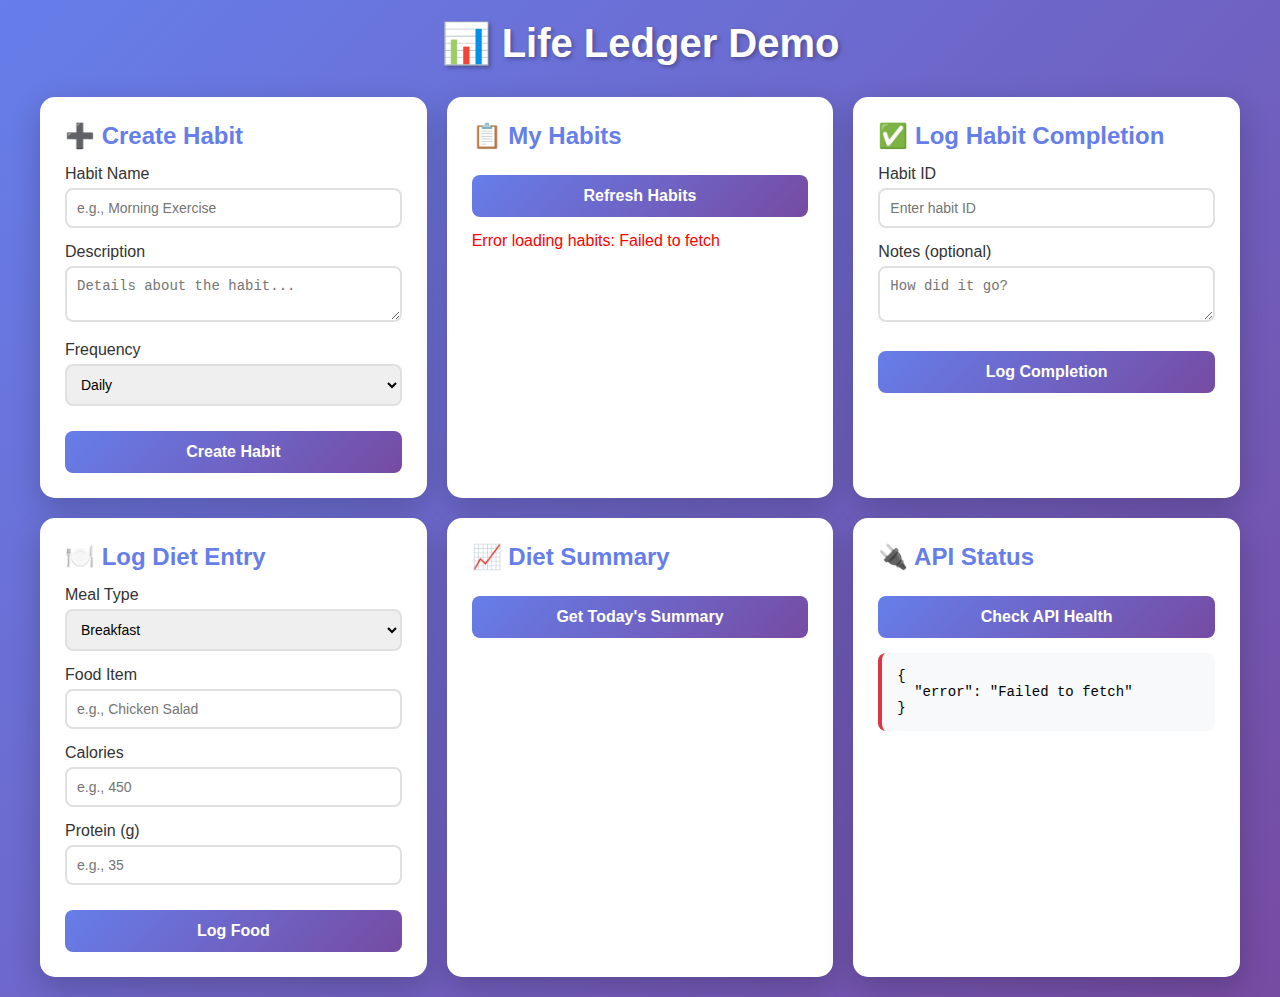
<file: demo.html>
<!DOCTYPE html>
<html lang="en">
<head>
    <meta charset="UTF-8">
    <meta name="viewport" content="width=device-width, initial-scale=1.0">
    <title>Life Ledger - Demo UI</title>
    <style>
        * {
            margin: 0;
            padding: 0;
            box-sizing: border-box;
        }
        
        body {
            font-family: 'Segoe UI', Tahoma, Geneva, Verdana, sans-serif;
            background: linear-gradient(135deg, #667eea 0%, #764ba2 100%);
            min-height: 100vh;
            padding: 20px;
        }
        
        .container {
            max-width: 1200px;
            margin: 0 auto;
        }
        
        h1 {
            color: white;
            text-align: center;
            margin-bottom: 30px;
            font-size: 2.5em;
            text-shadow: 2px 2px 4px rgba(0,0,0,0.3);
        }
        
        .grid {
            display: grid;
            grid-template-columns: repeat(auto-fit, minmax(350px, 1fr));
            gap: 20px;
        }
        
        .card {
            background: white;
            border-radius: 15px;
            padding: 25px;
            box-shadow: 0 10px 30px rgba(0,0,0,0.2);
        }
        
        .card h2 {
            color: #667eea;
            margin-bottom: 15px;
            font-size: 1.5em;
        }
        
        .form-group {
            margin-bottom: 15px;
        }
        
        label {
            display: block;
            margin-bottom: 5px;
            color: #333;
            font-weight: 500;
        }
        
        input, textarea, select {
            width: 100%;
            padding: 10px;
            border: 2px solid #e0e0e0;
            border-radius: 8px;
            font-size: 14px;
            transition: border-color 0.3s;
        }
        
        input:focus, textarea:focus, select:focus {
            outline: none;
            border-color: #667eea;
        }
        
        button {
            background: linear-gradient(135deg, #667eea 0%, #764ba2 100%);
            color: white;
            border: none;
            padding: 12px 24px;
            border-radius: 8px;
            font-size: 16px;
            font-weight: 600;
            cursor: pointer;
            width: 100%;
            margin-top: 10px;
            transition: transform 0.2s;
        }
        
        button:hover {
            transform: translateY(-2px);
        }
        
        button:active {
            transform: translateY(0);
        }
        
        .result {
            margin-top: 15px;
            padding: 15px;
            background: #f8f9fa;
            border-radius: 8px;
            border-left: 4px solid #667eea;
            font-size: 14px;
            max-height: 300px;
            overflow-y: auto;
        }
        
        .result pre {
            white-space: pre-wrap;
            word-wrap: break-word;
        }
        
        .success {
            border-left-color: #28a745;
        }
        
        .error {
            border-left-color: #dc3545;
        }
        
        .habits-list {
            margin-top: 15px;
        }
        
        .habit-item {
            background: #f8f9fa;
            padding: 10px;
            margin-bottom: 10px;
            border-radius: 8px;
            display: flex;
            justify-content: space-between;
            align-items: center;
        }
        
        .streak-badge {
            background: linear-gradient(135deg, #667eea 0%, #764ba2 100%);
            color: white;
            padding: 5px 10px;
            border-radius: 20px;
            font-size: 12px;
            font-weight: bold;
        }
    </style>
</head>
<body>
    <div class="container">
        <h1>📊 Life Ledger Demo</h1>
        
        <div class="grid">
            <!-- Create Habit Card -->
            <div class="card">
                <h2>➕ Create Habit</h2>
                <div class="form-group">
                    <label for="habitName">Habit Name</label>
                    <input type="text" id="habitName" placeholder="e.g., Morning Exercise">
                </div>
                <div class="form-group">
                    <label for="habitDesc">Description</label>
                    <textarea id="habitDesc" rows="2" placeholder="Details about the habit..."></textarea>
                </div>
                <div class="form-group">
                    <label for="habitFreq">Frequency</label>
                    <select id="habitFreq">
                        <option value="daily">Daily</option>
                        <option value="weekly">Weekly</option>
                        <option value="custom">Custom</option>
                    </select>
                </div>
                <button onclick="createHabit()">Create Habit</button>
                <div id="habitResult" class="result" style="display:none;"></div>
            </div>
            
            <!-- View Habits Card -->
            <div class="card">
                <h2>📋 My Habits</h2>
                <button onclick="loadHabits()">Refresh Habits</button>
                <div id="habitsList" class="habits-list"></div>
            </div>
            
            <!-- Log Habit Card -->
            <div class="card">
                <h2>✅ Log Habit Completion</h2>
                <div class="form-group">
                    <label for="logHabitId">Habit ID</label>
                    <input type="number" id="logHabitId" placeholder="Enter habit ID">
                </div>
                <div class="form-group">
                    <label for="logNotes">Notes (optional)</label>
                    <textarea id="logNotes" rows="2" placeholder="How did it go?"></textarea>
                </div>
                <button onclick="logHabit()">Log Completion</button>
                <div id="logResult" class="result" style="display:none;"></div>
            </div>
            
            <!-- Create Diet Entry Card -->
            <div class="card">
                <h2>🍽️ Log Diet Entry</h2>
                <div class="form-group">
                    <label for="mealType">Meal Type</label>
                    <select id="mealType">
                        <option value="breakfast">Breakfast</option>
                        <option value="lunch">Lunch</option>
                        <option value="dinner">Dinner</option>
                        <option value="snack">Snack</option>
                    </select>
                </div>
                <div class="form-group">
                    <label for="foodItem">Food Item</label>
                    <input type="text" id="foodItem" placeholder="e.g., Chicken Salad">
                </div>
                <div class="form-group">
                    <label for="calories">Calories</label>
                    <input type="number" id="calories" placeholder="e.g., 450">
                </div>
                <div class="form-group">
                    <label for="protein">Protein (g)</label>
                    <input type="number" id="protein" step="0.1" placeholder="e.g., 35">
                </div>
                <button onclick="createDietEntry()">Log Food</button>
                <div id="dietResult" class="result" style="display:none;"></div>
            </div>
            
            <!-- Diet Summary Card -->
            <div class="card">
                <h2>📈 Diet Summary</h2>
                <button onclick="getDietSummary()">Get Today's Summary</button>
                <div id="summaryResult" class="result" style="display:none;"></div>
            </div>
            
            <!-- API Status Card -->
            <div class="card">
                <h2>🔌 API Status</h2>
                <button onclick="checkHealth()">Check API Health</button>
                <div id="healthResult" class="result" style="display:none;"></div>
            </div>
        </div>
    </div>
    
    <script>
        const API_BASE = 'http://localhost:5000';
        
        function showResult(elementId, data, isError = false) {
            const element = document.getElementById(elementId);
            element.style.display = 'block';
            element.className = isError ? 'result error' : 'result success';
            element.innerHTML = '<pre>' + JSON.stringify(data, null, 2) + '</pre>';
        }
        
        async function createHabit() {
            const name = document.getElementById('habitName').value;
            const description = document.getElementById('habitDesc').value;
            const frequency = document.getElementById('habitFreq').value;
            
            if (!name) {
                showResult('habitResult', { error: 'Name is required' }, true);
                return;
            }
            
            try {
                const response = await fetch(`${API_BASE}/api/personal/habits`, {
                    method: 'POST',
                    headers: { 'Content-Type': 'application/json' },
                    body: JSON.stringify({ name, description, frequency, target_count: 1 })
                });
                const data = await response.json();
                showResult('habitResult', data, !response.ok);
                if (response.ok) {
                    document.getElementById('habitName').value = '';
                    document.getElementById('habitDesc').value = '';
                    loadHabits();
                }
            } catch (error) {
                showResult('habitResult', { error: error.message }, true);
            }
        }
        
        async function loadHabits() {
            try {
                const response = await fetch(`${API_BASE}/api/personal/habits`);
                const habits = await response.json();
                
                const list = document.getElementById('habitsList');
                if (habits.length === 0) {
                    list.innerHTML = '<p>No habits yet. Create one above!</p>';
                } else {
                    list.innerHTML = habits.map(h => `
                        <div class="habit-item">
                            <div>
                                <strong>#${h.id} ${h.name}</strong>
                                <br><small>${h.description || ''}</small>
                            </div>
                            <span class="streak-badge">${h.frequency}</span>
                        </div>
                    `).join('');
                }
            } catch (error) {
                document.getElementById('habitsList').innerHTML = 
                    '<p style="color: red;">Error loading habits: ' + error.message + '</p>';
            }
        }
        
        async function logHabit() {
            const habitId = document.getElementById('logHabitId').value;
            const notes = document.getElementById('logNotes').value;
            
            if (!habitId) {
                showResult('logResult', { error: 'Habit ID is required' }, true);
                return;
            }
            
            try {
                const response = await fetch(`${API_BASE}/api/personal/habits/${habitId}/log`, {
                    method: 'POST',
                    headers: { 'Content-Type': 'application/json' },
                    body: JSON.stringify({ notes })
                });
                const data = await response.json();
                showResult('logResult', data, !response.ok);
                if (response.ok) {
                    document.getElementById('logNotes').value = '';
                }
            } catch (error) {
                showResult('logResult', { error: error.message }, true);
            }
        }
        
        async function createDietEntry() {
            const meal_type = document.getElementById('mealType').value;
            const food_item = document.getElementById('foodItem').value;
            const calories = parseInt(document.getElementById('calories').value) || null;
            const protein = parseFloat(document.getElementById('protein').value) || null;
            
            if (!food_item) {
                showResult('dietResult', { error: 'Food item is required' }, true);
                return;
            }
            
            try {
                const response = await fetch(`${API_BASE}/api/personal/diet`, {
                    method: 'POST',
                    headers: { 'Content-Type': 'application/json' },
                    body: JSON.stringify({ meal_type, food_item, calories, protein })
                });
                const data = await response.json();
                showResult('dietResult', data, !response.ok);
                if (response.ok) {
                    document.getElementById('foodItem').value = '';
                    document.getElementById('calories').value = '';
                    document.getElementById('protein').value = '';
                }
            } catch (error) {
                showResult('dietResult', { error: error.message }, true);
            }
        }
        
        async function getDietSummary() {
            try {
                const response = await fetch(`${API_BASE}/api/personal/diet/summary`);
                const data = await response.json();
                showResult('summaryResult', data, !response.ok);
            } catch (error) {
                showResult('summaryResult', { error: error.message }, true);
            }
        }
        
        async function checkHealth() {
            try {
                const response = await fetch(`${API_BASE}/health`);
                const data = await response.json();
                showResult('healthResult', data, !response.ok);
            } catch (error) {
                showResult('healthResult', { error: error.message }, true);
            }
        }
        
        // Load habits on page load
        window.addEventListener('load', () => {
            loadHabits();
            checkHealth();
        });
    </script>
</body>
</html>
</file>
